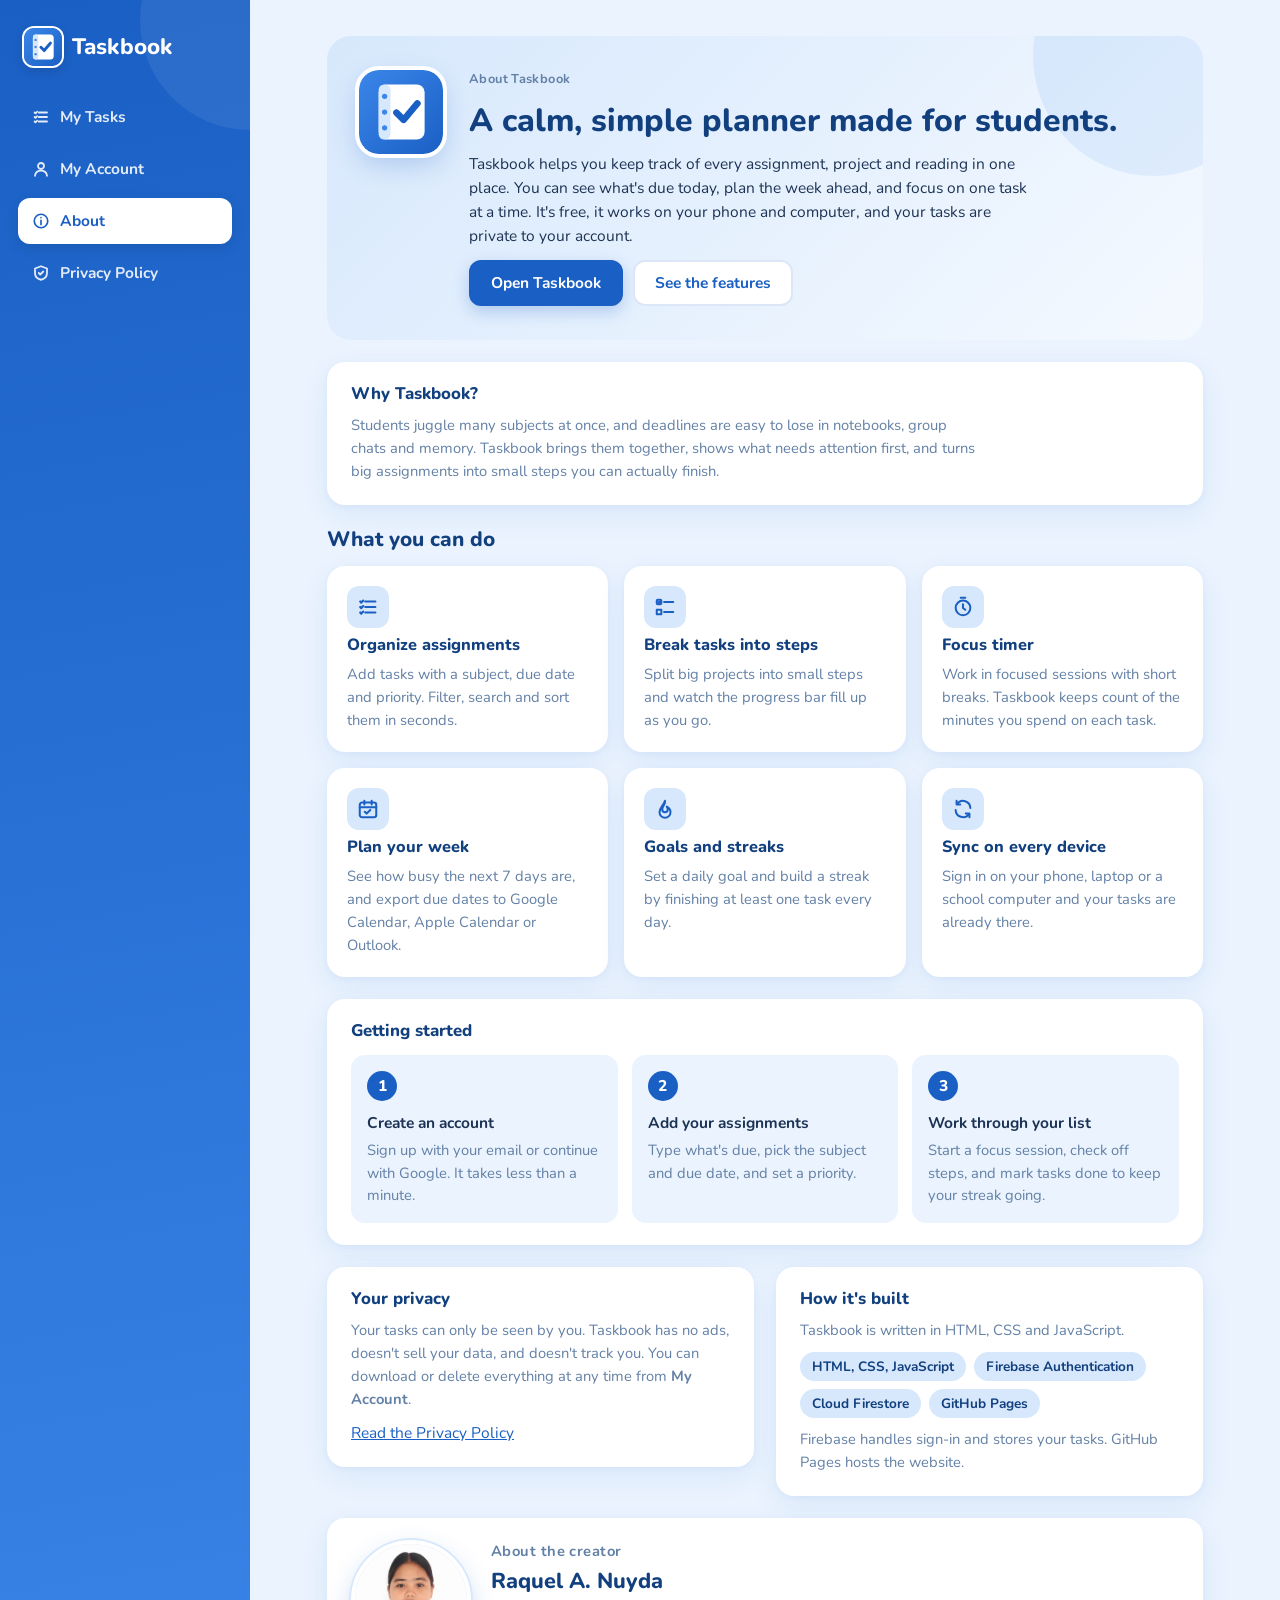
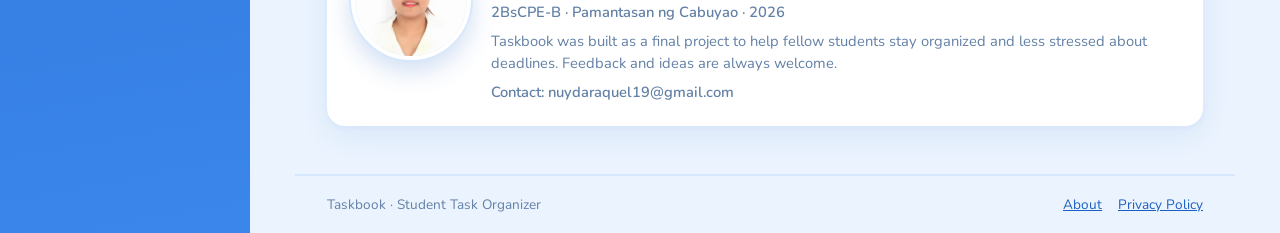
<file: about.html>
<!DOCTYPE html>
<html lang="en">
<head>
  <meta charset="UTF-8">
  <meta name="viewport" content="width=device-width, initial-scale=1">
  <title>About — Taskbook</title>
  <meta name="description" content="About Taskbook, a free student task organizer for assignments, due dates and study sessions.">
  <meta name="theme-color" content="#1a5fc4">
  <link rel="icon" href="images/logo.svg" type="image/svg+xml">
  <link rel="icon" href="images/favicon-32.png" sizes="32x32" type="image/png">
  <link rel="icon" href="favicon.ico" sizes="any">
  <link rel="apple-touch-icon" href="images/apple-touch-icon.png">
  <link rel="manifest" href="manifest.webmanifest">
  <link rel="preconnect" href="https://fonts.googleapis.com">
  <link rel="preconnect" href="https://fonts.gstatic.com" crossorigin>
  <link rel="stylesheet" href="https://fonts.googleapis.com/css2?family=Nunito:wght@400;600;700;800&display=swap">
  <link rel="stylesheet" href="css/style.css">
</head>
<body>
<div class="shell">
  <aside class="side">
    <div class="side-inner">
    <a class="brand" href="index.html"><img src="images/logo.svg" alt="" width="38" height="38">Taskbook</a>
    <nav class="pages" aria-label="Pages">
      <a href="index.html#tasks"><span class="ico ico-tasks" aria-hidden="true"></span><span><span class="hide-sm">My </span>Tasks</span></a>
      <a href="index.html#account"><span class="ico ico-user" aria-hidden="true"></span><span><span class="hide-sm">My </span>Account</span></a>
      <a href="about.html" aria-current="page"><span class="ico ico-info" aria-hidden="true"></span>About</a>
      <a href="privacy.html"><span class="ico ico-shield" aria-hidden="true"></span><span>Privacy<span class="hide-sm"> Policy</span></span></a>
    </nav>
    </div>
  </aside>

  <div class="content">
    <main>
      <div class="about">

        <!-- Intro -->
        <section class="about-hero" aria-labelledby="about-title">
          <img class="about-logo" src="images/logo.svg" alt="Taskbook logo" width="84" height="84">
          <div class="about-hero-text">
            <p class="eyebrow">About Taskbook</p>
            <h1 id="about-title">A calm, simple planner made for students.</h1>
            <p>Taskbook helps you keep track of every assignment, project and reading in one place. You can see what's due today, plan the week ahead, and focus on one task at a time. It's free, it works on your phone and computer, and your tasks are private to your account.</p>
            <div class="row-btns">
              <a class="btn primary" href="index.html">Open Taskbook</a>
              <a class="btn" href="#features">See the features</a>
            </div>
          </div>
        </section>

        <!-- Why -->
        <section class="panel about-why" aria-labelledby="why-title">
          <h2 id="why-title" class="card-title">Why Taskbook?</h2>
          <p>Students juggle many subjects at once, and deadlines are easy to lose in notebooks, group chats and memory. Taskbook brings them together, shows what needs attention first, and turns big assignments into small steps you can actually finish.</p>
        </section>

        <!-- Features -->
        <section class="about-section" id="features" aria-labelledby="features-title">
          <h2 id="features-title" class="section-title">What you can do</h2>
          <div class="feature-grid">
            <article class="feature"><span class="f-ico ico ico-tasks" aria-hidden="true"></span>
              <h3>Organize assignments</h3>
              <p>Add tasks with a subject, due date and priority. Filter, search and sort them in seconds.</p></article>
            <article class="feature"><span class="f-ico ico ico-steps" aria-hidden="true"></span>
              <h3>Break tasks into steps</h3>
              <p>Split big projects into small steps and watch the progress bar fill up as you go.</p></article>
            <article class="feature"><span class="f-ico ico ico-timer" aria-hidden="true"></span>
              <h3>Focus timer</h3>
              <p>Work in focused sessions with short breaks. Taskbook keeps count of the minutes you spend on each task.</p></article>
            <article class="feature"><span class="f-ico ico ico-calendar" aria-hidden="true"></span>
              <h3>Plan your week</h3>
              <p>See how busy the next 7 days are, and export due dates to Google Calendar, Apple Calendar or Outlook.</p></article>
            <article class="feature"><span class="f-ico ico ico-flame" aria-hidden="true"></span>
              <h3>Goals and streaks</h3>
              <p>Set a daily goal and build a streak by finishing at least one task every day.</p></article>
            <article class="feature"><span class="f-ico ico ico-sync" aria-hidden="true"></span>
              <h3>Sync on every device</h3>
              <p>Sign in on your phone, laptop or a school computer and your tasks are already there.</p></article>
          </div>
        </section>

        <!-- How to start -->
        <section class="panel" aria-labelledby="start-title">
          <h2 id="start-title" class="card-title">Getting started</h2>
          <ol class="start-steps">
            <li><b>Create an account</b><span>Sign up with your email or continue with Google. It takes less than a minute.</span></li>
            <li><b>Add your assignments</b><span>Type what's due, pick the subject and due date, and set a priority.</span></li>
            <li><b>Work through your list</b><span>Start a focus session, check off steps, and mark tasks done to keep your streak going.</span></li>
          </ol>
        </section>

        <div class="about-two">
          <!-- Privacy promise -->
          <section class="panel" aria-labelledby="privacy-title">
            <h2 id="privacy-title" class="card-title">Your privacy</h2>
            <p>Your tasks can only be seen by you. Taskbook has no ads, doesn't sell your data, and doesn't track you. You can download or delete everything at any time from <b>My Account</b>.</p>
            <a href="privacy.html">Read the Privacy Policy</a>
          </section>

          <!-- Built with -->
          <section class="panel" aria-labelledby="built-title">
            <h2 id="built-title" class="card-title">How it's built</h2>
            <p>Taskbook is written in HTML, CSS and JavaScript.</p>
            <ul class="tags">
              <li>HTML, CSS, JavaScript</li>
              <li>Firebase Authentication</li>
              <li>Cloud Firestore</li>
              <li>GitHub Pages</li>
            </ul>
            <p class="hint">Firebase handles sign-in and stores your tasks. GitHub Pages hosts the website.</p>
          </section>
        </div>

        <!-- Creator -->
        <!-- TODO: replace the placeholders in square brackets with your own details -->
        <section class="panel creator" aria-labelledby="creator-title">
          <!-- Creator photo: save your photo as images/creator.jpg (square works best).
               If the file is missing, a person icon is shown instead. -->
          <img class="creator-photo" src="creator.jpg" alt="Photo of [Your Name]" width="120" height="120"
               onerror="this.hidden = true; this.nextElementSibling.hidden = false;">
          <span class="avatar big" aria-hidden="true" hidden><span class="ico ico-user"></span></span>
          <div class="creator-text">
            <p class="eyebrow">About the creator</p>
            <h2 id="creator-title">Raquel A. Nuyda</h2>
            <p class="creator-meta">2BsCPE-B · Pamantasan ng Cabuyao · 2026</p>
            <p>Taskbook was built as a final project to help fellow students stay organized and less stressed about deadlines. Feedback and ideas are always welcome.</p>
            <p class="creator-meta">Contact: nuydaraquel19@gmail.com</p>
          </div>
        </section>

      </div>
    </main>

    <footer class="site">
      <span>Taskbook · Student Task Organizer</span>
      <span class="foot-links"><a href="about.html">About</a><a href="privacy.html">Privacy Policy</a></span>
    </footer>
  </div>
</div>
</body>
</html>
</file>
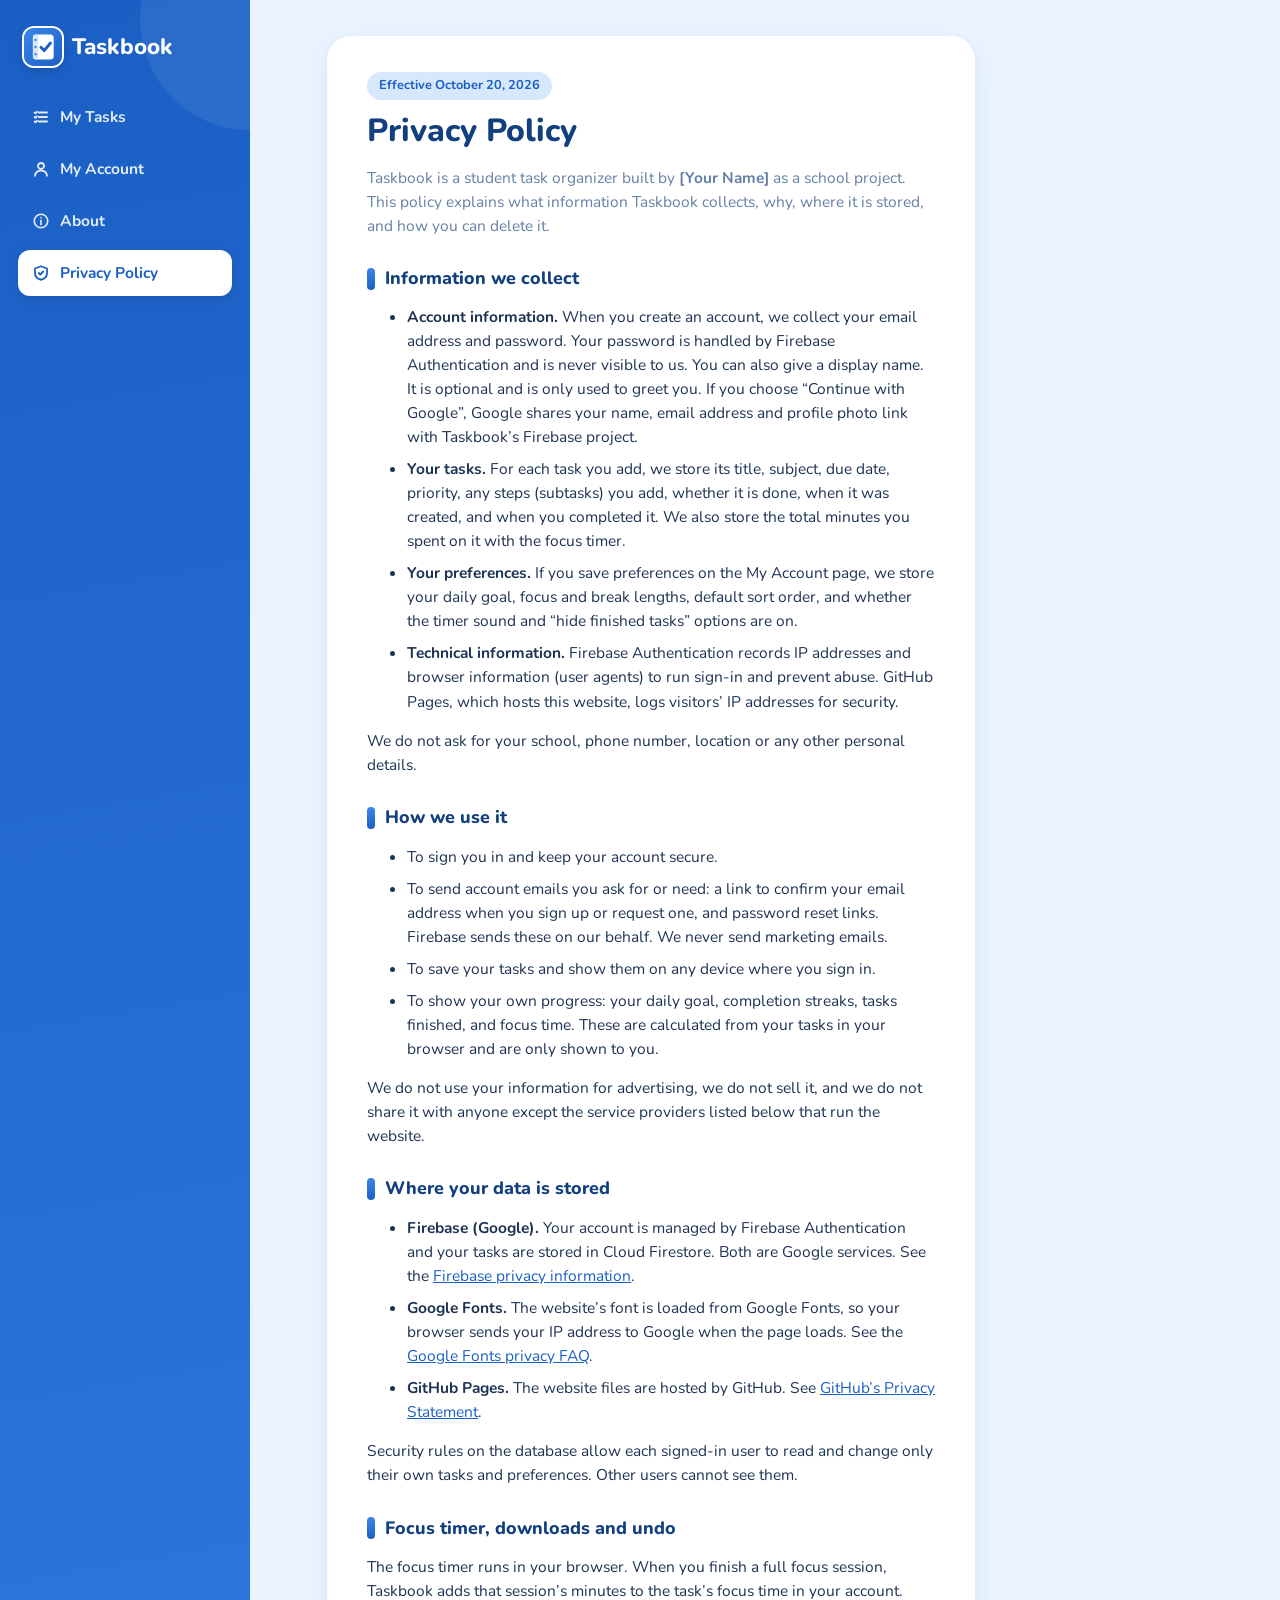
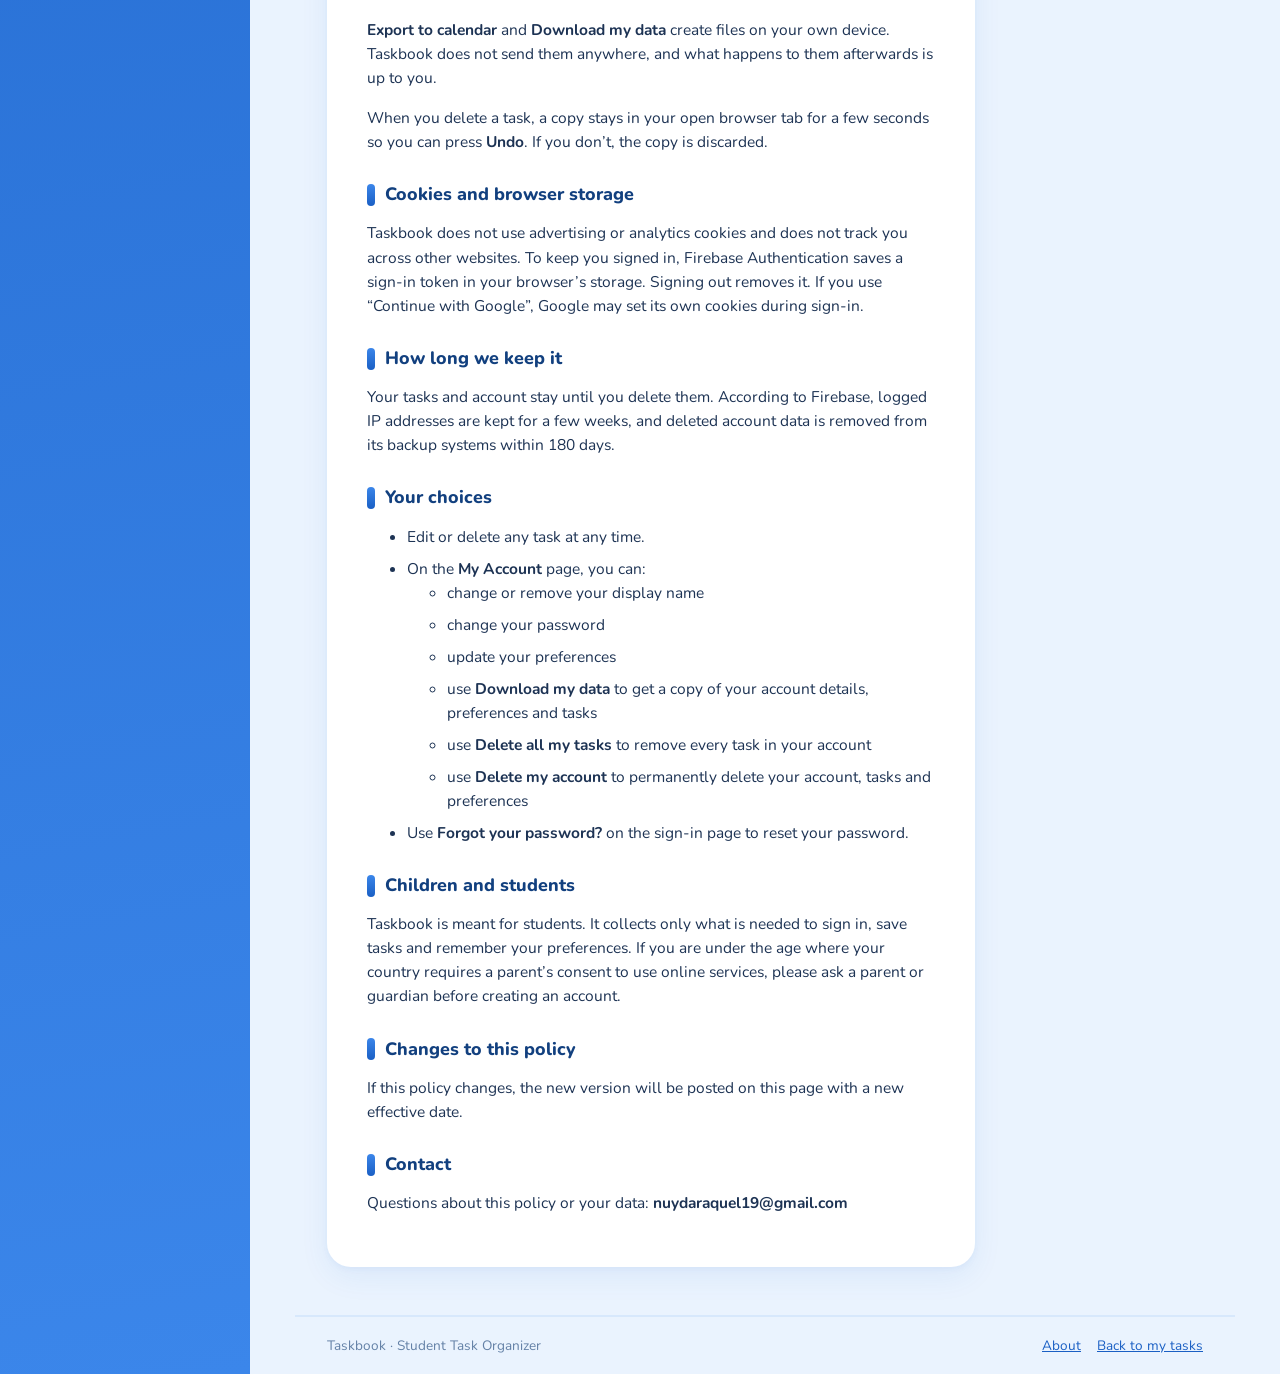
<file: privacy.html>
<!DOCTYPE html>
<html lang="en">
<head>
  <meta charset="UTF-8">
  <meta name="viewport" content="width=device-width, initial-scale=1">
  <title>Privacy Policy — Taskbook</title>
  <meta name="description" content="How Taskbook collects, stores and protects your information.">
  <meta name="theme-color" content="#1a5fc4">
  <link rel="icon" href="images/logo.svg" type="image/svg+xml">
  <link rel="icon" href="images/favicon-32.png" sizes="32x32" type="image/png">
  <link rel="icon" href="favicon.ico" sizes="any">
  <link rel="apple-touch-icon" href="images/apple-touch-icon.png">
  <link rel="manifest" href="manifest.webmanifest">
  <link rel="preconnect" href="https://fonts.googleapis.com">
  <link rel="preconnect" href="https://fonts.gstatic.com" crossorigin>
  <link rel="stylesheet" href="https://fonts.googleapis.com/css2?family=Nunito:wght@400;600;700;800&display=swap">
  <link rel="stylesheet" href="css/style.css">
</head>
<body>
<div class="shell">
  <aside class="side">
    <div class="side-inner">
    <a class="brand" href="index.html"><img src="images/logo.svg" alt="" width="38" height="38">Taskbook</a>
    <nav class="pages" aria-label="Pages">
      <a href="index.html#tasks"><span class="ico ico-tasks" aria-hidden="true"></span><span><span class="hide-sm">My </span>Tasks</span></a>
      <a href="index.html#account"><span class="ico ico-user" aria-hidden="true"></span><span><span class="hide-sm">My </span>Account</span></a>
      <a href="about.html"><span class="ico ico-info" aria-hidden="true"></span>About</a>
      <a href="privacy.html" aria-current="page"><span class="ico ico-shield" aria-hidden="true"></span><span>Privacy<span class="hide-sm"> Policy</span></span></a>
    </nav>
    </div>
  </aside>

  <div class="content">
    <main>
      <article class="policy">
        <p class="label">Effective October 20, 2026</p>
        <h1>Privacy Policy</h1>
        <p>Taskbook is a student task organizer built by <!-- TODO: your name --><b>[Your Name]</b> as a school project. This policy explains what information Taskbook collects, why, where it is stored, and how you can delete it.</p>

        <h2>Information we collect</h2>
        <ul>
          <li><b>Account information.</b> When you create an account, we collect your email address and password. Your password is handled by Firebase Authentication and is never visible to us. You can also give a display name. It is optional and is only used to greet you. If you choose “Continue with Google”, Google shares your name, email address and profile photo link with Taskbook’s Firebase project.</li>
          <li><b>Your tasks.</b> For each task you add, we store its title, subject, due date, priority, any steps (subtasks) you add, whether it is done, when it was created, and when you completed it. We also store the total minutes you spent on it with the focus timer.</li>
          <li><b>Your preferences.</b> If you save preferences on the My Account page, we store your daily goal, focus and break lengths, default sort order, and whether the timer sound and “hide finished tasks” options are on.</li>
          <li><b>Technical information.</b> Firebase Authentication records IP addresses and browser information (user agents) to run sign-in and prevent abuse. GitHub Pages, which hosts this website, logs visitors’ IP addresses for security.</li>
        </ul>
        <p>We do not ask for your school, phone number, location or any other personal details.</p>

        <h2>How we use it</h2>
        <ul>
          <li>To sign you in and keep your account secure.</li>
          <li>To send account emails you ask for or need: a link to confirm your email address when you sign up or request one, and password reset links. Firebase sends these on our behalf. We never send marketing emails.</li>
          <li>To save your tasks and show them on any device where you sign in.</li>
          <li>To show your own progress: your daily goal, completion streaks, tasks finished, and focus time. These are calculated from your tasks in your browser and are only shown to you.</li>
        </ul>
        <p>We do not use your information for advertising, we do not sell it, and we do not share it with anyone except the service providers listed below that run the website.</p>

        <h2>Where your data is stored</h2>
        <ul>
          <li><b>Firebase (Google).</b> Your account is managed by Firebase Authentication and your tasks are stored in Cloud Firestore. Both are Google services. See the <a href="https://firebase.google.com/support/privacy" target="_blank" rel="noopener">Firebase privacy information</a>.</li>
          <li><b>Google Fonts.</b> The website’s font is loaded from Google Fonts, so your browser sends your IP address to Google when the page loads. See the <a href="https://developers.google.com/fonts/faq/privacy" target="_blank" rel="noopener">Google Fonts privacy FAQ</a>.</li>
          <li><b>GitHub Pages.</b> The website files are hosted by GitHub. See <a href="https://docs.github.com/en/site-policy/privacy-policies/github-general-privacy-statement" target="_blank" rel="noopener">GitHub’s Privacy Statement</a>.</li>
        </ul>
        <p>Security rules on the database allow each signed-in user to read and change only their own tasks and preferences. Other users cannot see them.</p>

        <h2>Focus timer, downloads and undo</h2>
        <p>The focus timer runs in your browser. When you finish a full focus session, Taskbook adds that session’s minutes to the task’s focus time in your account.</p>
        <p><b>Export to calendar</b> and <b>Download my data</b> create files on your own device. Taskbook does not send them anywhere, and what happens to them afterwards is up to you.</p>
        <p>When you delete a task, a copy stays in your open browser tab for a few seconds so you can press <b>Undo</b>. If you don’t, the copy is discarded.</p>

        <h2>Cookies and browser storage</h2>
        <p>Taskbook does not use advertising or analytics cookies and does not track you across other websites. To keep you signed in, Firebase Authentication saves a sign-in token in your browser’s storage. Signing out removes it. If you use “Continue with Google”, Google may set its own cookies during sign-in.</p>

        <h2>How long we keep it</h2>
        <p>Your tasks and account stay until you delete them. According to Firebase, logged IP addresses are kept for a few weeks, and deleted account data is removed from its backup systems within 180 days.</p>

        <h2>Your choices</h2>
        <ul>
          <li>Edit or delete any task at any time.</li>
          <li>On the <b>My Account</b> page, you can:
            <ul>
              <li>change or remove your display name</li>
              <li>change your password</li>
              <li>update your preferences</li>
              <li>use <b>Download my data</b> to get a copy of your account details, preferences and tasks</li>
              <li>use <b>Delete all my tasks</b> to remove every task in your account</li>
              <li>use <b>Delete my account</b> to permanently delete your account, tasks and preferences</li>
            </ul>
          </li>
          <li>Use <b>Forgot your password?</b> on the sign-in page to reset your password.</li>
        </ul>

        <h2>Children and students</h2>
        <p>Taskbook is meant for students. It collects only what is needed to sign in, save tasks and remember your preferences. If you are under the age where your country requires a parent’s consent to use online services, please ask a parent or guardian before creating an account.</p>

        <h2>Changes to this policy</h2>
        <p>If this policy changes, the new version will be posted on this page with a new effective date.</p>

        <h2>Contact</h2>
        <p>Questions about this policy or your data: <!-- TODO: your contact email --><b>nuydaraquel19@gmail.com</b></p>
      </article>
    </main>

    <footer class="site">
      <span>Taskbook · Student Task Organizer</span>
      <span class="foot-links"><a href="about.html">About</a><a href="index.html">Back to my tasks</a></span>
    </footer>
  </div>
</div>
</body>
</html>
</file>
<file: css/style.css>
/* Taskbook — student task organizer
   Colors: blue, light blue and white.
   Layout: blue sidebar on the left, light blue workspace on the right,
   white rounded cards. On phones the sidebar becomes a top bar. */
:root {
  --blue: #1a5fc4;          /* main blue */
  --blue-2: #3b86ea;        /* brighter blue for gradients */
  --blue-dark: #12407f;     /* headings */
  --sky: #d7e8fc;           /* light blue */
  --sky-2: #eaf3fe;         /* very light blue: page background */
  --white: #ffffff;

  --ink: #1d3354;           /* body text */
  --muted: #6380a6;         /* secondary text */
  --line: #dbe7f7;

  --red: #d14b45; --red-bg: #fdeceb;

  --font: "Nunito", "Segoe UI", system-ui, -apple-system, Roboto, Arial, sans-serif;
  --radius: 18px;
  --shadow: 0 2px 6px rgba(26, 95, 196, .05), 0 10px 30px rgba(26, 95, 196, .07);
  color-scheme: light;
}

* { box-sizing: border-box; }
html, body { margin: 0; }
body { background: var(--sky-2); color: var(--ink); font: 15.5px/1.55 var(--font); }
img { max-width: 100%; }
[hidden] { display: none !important; }
a { color: var(--blue); }
:focus-visible { outline: 3px solid #9cc5f5; outline-offset: 2px; }

/* ================= Shell ================= */
.shell { display: grid; grid-template-columns: 250px minmax(0, 1fr); min-height: 100vh; }
.content { display: flex; flex-direction: column; min-width: 0; }
main { flex: 1; width: 100%; max-width: 940px; margin: 0 auto; padding: 36px 32px 48px; }

/* ================= Sidebar ================= */
/* The blue column fills the full height of the page.
   Its contents (logo, menu, account) stay pinned to the top of the screen while you scroll. */
.side {
  position: relative;
  background: linear-gradient(170deg, var(--blue) 0%, var(--blue-2) 100%);
  color: var(--white); overflow: clip;
}
.side-inner {
  position: sticky; top: 0; max-height: 100vh; overflow-y: auto;
  padding: 28px 18px; display: flex; flex-direction: column; gap: 28px;
}
.side::before { /* soft decorative bubble, top right */
  content: ""; position: absolute; width: 220px; height: 220px; border-radius: 50%;
  background: rgba(255, 255, 255, .07); top: -90px; right: -110px; pointer-events: none;
}
.brand { display: flex; align-items: center; gap: 10px; color: var(--white); text-decoration: none; font-size: 1.4rem; font-weight: 800; padding-left: 6px; }
.brand img { width: 38px; height: 38px; flex: none; border-radius: 10px; box-shadow: 0 0 0 2px var(--white), 0 4px 12px rgba(0, 0, 0, .16); }
.auth-logo { width: 64px; height: 64px; border-radius: 16px; box-shadow: 0 0 0 3px var(--white), 0 8px 22px rgba(0, 0, 0, .18); position: relative; z-index: 1; }
nav.pages { display: grid; gap: 6px; }
nav.pages a {
  display: flex; align-items: center; gap: 10px; padding: 11px 14px; border-radius: 12px;
  color: rgba(255, 255, 255, .88); text-decoration: none; font-weight: 700;
}
nav.pages a:hover { background: rgba(255, 255, 255, .14); color: var(--white); }
nav.pages a[aria-current="page"] { background: var(--white); color: var(--blue); box-shadow: 0 4px 14px rgba(0, 0, 0, .1); }
.ico { width: 18px; height: 18px; flex: none; background: currentColor; -webkit-mask: var(--m) center / contain no-repeat; mask: var(--m) center / contain no-repeat; }
.ico-tasks { --m: url("data:image/svg+xml,%3Csvg xmlns='http://www.w3.org/2000/svg' viewBox='0 0 24 24' fill='none' stroke='black' stroke-width='2.4' stroke-linecap='round' stroke-linejoin='round'%3E%3Cpath d='M9 6h11M9 12h11M9 18h11'/%3E%3Cpath d='M3.5 6l1.2 1.2L6.8 5M3.5 12l1.2 1.2 2.1-2.2M3.5 18l1.2 1.2 2.1-2.2'/%3E%3C/svg%3E"); }
.ico-user { --m: url("data:image/svg+xml,%3Csvg xmlns='http://www.w3.org/2000/svg' viewBox='0 0 24 24' fill='none' stroke='black' stroke-width='2.4' stroke-linecap='round' stroke-linejoin='round'%3E%3Ccircle cx='12' cy='8' r='4'/%3E%3Cpath d='M4 21c0-4 3.6-7 8-7s8 3 8 7'/%3E%3C/svg%3E"); }
.ico-info { --m: url("data:image/svg+xml,%3Csvg xmlns='http://www.w3.org/2000/svg' viewBox='0 0 24 24' fill='none' stroke='black' stroke-width='2.2' stroke-linecap='round' stroke-linejoin='round'%3E%3Ccircle cx='12' cy='12' r='9'/%3E%3Cpath d='M12 11v6M12 7.5v.01'/%3E%3C/svg%3E"); }
.ico-steps { --m: url("data:image/svg+xml,%3Csvg xmlns='http://www.w3.org/2000/svg' viewBox='0 0 24 24' fill='none' stroke='black' stroke-width='2.2' stroke-linecap='round' stroke-linejoin='round'%3E%3Crect x='3' y='4' width='5' height='5' rx='1.2'/%3E%3Cpath d='M4.5 6.5l1 1 1.6-1.8M11 6.5h10M3 15h5v5H3zM11 17.5h10'/%3E%3C/svg%3E"); }
.ico-timer { --m: url("data:image/svg+xml,%3Csvg xmlns='http://www.w3.org/2000/svg' viewBox='0 0 24 24' fill='none' stroke='black' stroke-width='2.2' stroke-linecap='round' stroke-linejoin='round'%3E%3Ccircle cx='12' cy='13' r='8'/%3E%3Cpath d='M12 9v4l2.5 2M9.5 2h5'/%3E%3C/svg%3E"); }
.ico-calendar { --m: url("data:image/svg+xml,%3Csvg xmlns='http://www.w3.org/2000/svg' viewBox='0 0 24 24' fill='none' stroke='black' stroke-width='2.2' stroke-linecap='round' stroke-linejoin='round'%3E%3Crect x='3' y='5' width='18' height='16' rx='2.5'/%3E%3Cpath d='M3 10h18M8 3v4M16 3v4M8.5 15l2 2 4-4'/%3E%3C/svg%3E"); }
.ico-flame { --m: url("data:image/svg+xml,%3Csvg xmlns='http://www.w3.org/2000/svg' viewBox='0 0 24 24' fill='none' stroke='black' stroke-width='2.2' stroke-linecap='round' stroke-linejoin='round'%3E%3Cpath d='M12 3c1 3.5-3 5.5-3 9.5a3 3 0 0 0 6 0c0-1.3-.5-2.3-1-3.1 2.5 1.3 4 3.7 4 6.1A6 6 0 0 1 6 15.5C6 10.5 10.5 8 12 3z'/%3E%3C/svg%3E"); }
.ico-sync { --m: url("data:image/svg+xml,%3Csvg xmlns='http://www.w3.org/2000/svg' viewBox='0 0 24 24' fill='none' stroke='black' stroke-width='2.2' stroke-linecap='round' stroke-linejoin='round'%3E%3Cpath d='M20 11a8 8 0 0 0-14.5-4.5M4 13a8 8 0 0 0 14.5 4.5'/%3E%3Cpath d='M5 3v4h4M19 21v-4h-4'/%3E%3C/svg%3E"); }
.avatar { width: 38px; height: 38px; border-radius: 50%; display: grid; place-items: center; flex: none; background: var(--white); color: var(--blue); font-weight: 800; font-size: .95rem; letter-spacing: .02em; }
.avatar.big { width: 76px; height: 76px; font-size: 1.7rem; background: linear-gradient(150deg, var(--blue-2), var(--blue)); color: var(--white); box-shadow: 0 8px 22px rgba(26, 95, 196, .3); border: 4px solid var(--white); }
.ico-shield { --m: url("data:image/svg+xml,%3Csvg xmlns='http://www.w3.org/2000/svg' viewBox='0 0 24 24' fill='none' stroke='black' stroke-width='2.4' stroke-linecap='round' stroke-linejoin='round'%3E%3Cpath d='M12 3l8 3v6c0 4.5-3.4 8-8 9-4.6-1-8-4.5-8-9V6l8-3z'/%3E%3Cpath d='M9 12l2 2 4-4'/%3E%3C/svg%3E"); }
.who { margin-top: 8px; display: grid; grid-template-columns: auto minmax(0, 1fr); align-items: center; gap: 10px; background: rgba(255, 255, 255, .12); border-radius: 14px; padding: 14px; position: relative; z-index: 1; min-width: 0; }
.who-text { display: grid; min-width: 0; }
.who-name { font-weight: 800; overflow: hidden; text-overflow: ellipsis; white-space: nowrap; }
.who-email { font-size: .78rem; opacity: .85; overflow: hidden; text-overflow: ellipsis; white-space: nowrap; }
.who button { grid-column: 1 / -1; margin-top: 4px; background: var(--white); color: var(--blue); border-color: transparent; }
.who button:hover { background: var(--sky); }

/* ================= Type & controls ================= */
h1, h2, h3 { margin: 0; color: var(--blue-dark); font-weight: 800; text-wrap: balance; line-height: 1.2; }
.eyebrow { margin: 0 0 4px; font-size: .8rem; font-weight: 700; color: var(--muted); letter-spacing: .03em; }
.label { font-size: .8rem; color: var(--muted); font-weight: 700; }
.card-title { font-size: 1.05rem; }

input, select {
  font: inherit; color: var(--ink); background: var(--sky-2); border: 2px solid transparent; border-radius: 12px;
  padding: 0 14px; height: 46px; width: 100%; min-width: 0; transition: border-color .15s, background .15s;
}
input::placeholder { color: #93a9c7; }
input:focus, select:focus { outline: none; border-color: var(--blue-2); background: var(--white); }
button {
  font: inherit; font-weight: 700; cursor: pointer; border-radius: 12px; border: 2px solid var(--line);
  background: var(--white); color: var(--blue); padding: 0 18px; min-height: 46px; transition: background .15s, border-color .15s, transform .1s;
}
button:hover { background: var(--sky-2); border-color: var(--sky); }
button:active { transform: translateY(1px); }
button:disabled { opacity: .6; cursor: default; }
.primary { background: var(--blue); color: var(--white); border-color: var(--blue); box-shadow: 0 6px 16px rgba(26, 95, 196, .25); }
.primary:hover { background: var(--blue-dark); border-color: var(--blue-dark); }
.danger { color: var(--red); border-color: #f3cfcc; }
.danger:hover { background: var(--red-bg); border-color: var(--red); }
.link-btn { background: none; border: 0; padding: 0; min-height: 0; box-shadow: none; color: var(--blue); text-decoration: underline; text-underline-offset: 3px; }
.link-btn:hover { background: none; color: var(--blue-dark); }
.small { min-height: 36px; padding: 0 14px; font-size: .88rem; }

/* ================= Sign-in (split card) ================= */
.auth { display: grid; grid-template-columns: 1fr 1fr; background: var(--white); border-radius: 24px; overflow: hidden; box-shadow: var(--shadow); max-width: 860px; margin: 12px auto 0; }
.auth-intro { background: linear-gradient(160deg, var(--blue-2), var(--blue)); color: var(--white); padding: 40px 34px; display: grid; align-content: center; gap: 18px; position: relative; overflow: hidden; }
.auth-intro::before { content: ""; position: absolute; width: 220px; height: 220px; border-radius: 50%; background: rgba(255, 255, 255, .1); top: -70px; right: -60px; }
.auth-intro .eyebrow { color: var(--sky); }
.auth-intro h2 { color: var(--white); font-size: 1.75rem; }
.perks { list-style: none; margin: 0; padding: 0; display: grid; gap: 12px; }
.perks li { display: flex; gap: 10px; align-items: flex-start; }
.perks li::before {
  content: ""; flex: none; width: 22px; height: 22px; border-radius: 50%; margin-top: 1px;
  background: rgba(255, 255, 255, .95) url("data:image/svg+xml,%3Csvg xmlns='http://www.w3.org/2000/svg' viewBox='0 0 24 24' fill='none' stroke='%231a5fc4' stroke-width='3.5' stroke-linecap='round' stroke-linejoin='round'%3E%3Cpath d='M6 12.5l4 4 8-9'/%3E%3C/svg%3E") center / 13px no-repeat;
}
.auth-form { padding: 36px 34px; display: grid; gap: 14px; align-content: start; }
.auth-form h1 { font-size: 1.55rem; }
.auth-form > p { margin: 0; color: var(--muted); }
.auth-form form { display: grid; gap: 14px; }
.auth-form #btn-reset { justify-self: start; font-size: .9rem; }
.field { display: grid; gap: 6px; }
.divider { display: flex; align-items: center; gap: 10px; color: var(--muted); font-size: .85rem; }
.divider::before, .divider::after { content: ""; flex: 1; border-top: 2px solid var(--sky-2); }
.msg { font-size: .9rem; padding: 10px 14px; border-radius: 12px; }
.msg.error { background: var(--red-bg); color: var(--red); }
.msg.info { background: var(--sky); color: var(--blue-dark); }
.auth-switch { font-size: .92rem; color: var(--muted); display: flex; gap: 6px; flex-wrap: wrap; }
.fine { font-size: .82rem; color: var(--muted); margin: 0; }

/* ================= App ================= */
.app { display: grid; gap: 22px; }

/* Welcome banner */
.hello {
  background: linear-gradient(135deg, var(--sky) 0%, #f4f9ff 100%);
  border-radius: 24px; padding: 26px 28px; display: grid; gap: 20px; position: relative; overflow: hidden;
}
.hello::after { content: ""; position: absolute; width: 200px; height: 200px; border-radius: 50%; background: rgba(59, 134, 234, .1); right: -50px; top: -80px; pointer-events: none; }
.hello-top { display: flex; justify-content: space-between; align-items: center; gap: 16px; position: relative; z-index: 1; }
.hello h2 { font-size: 1.7rem; }
.ring {
  --p: 0; width: 88px; height: 88px; border-radius: 50%; flex: none; display: grid; place-items: center;
  background: conic-gradient(var(--blue) calc(var(--p) * 1%), var(--white) 0);
  transition: background .4s;
}
.ring i { width: 66px; height: 66px; border-radius: 50%; background: var(--sky-2); display: grid; place-items: center; font-style: normal; font-weight: 800; color: var(--blue-dark); font-size: 1.1rem; }
.counts { display: grid; grid-template-columns: repeat(4, 1fr); gap: 12px; position: relative; z-index: 1; }
.counts span { background: var(--white); border-radius: 14px; padding: 12px 14px; color: var(--muted); font-size: .85rem; font-weight: 600; box-shadow: 0 2px 8px rgba(26, 95, 196, .06); }
.counts b { display: block; font-size: 1.6rem; line-height: 1.1; color: var(--blue); font-variant-numeric: tabular-nums; }
.counts span:nth-child(3) b { color: var(--red); }

/* Add form */
form.add { background: var(--white); border-radius: var(--radius); padding: 22px 24px; display: grid; gap: 14px; box-shadow: var(--shadow); }
.add-grid { display: grid; gap: 12px; grid-template-columns: 2fr 1.2fr 1.2fr 1fr auto; align-items: end; }
.add-grid .field { min-width: 0; }

/* Filters */
.tools { display: grid; gap: 12px; }
.tools-row { display: flex; gap: 10px; flex-wrap: wrap; }
.tools-row .grow { flex: 1 1 200px; background: var(--white); }
.tools-row select { width: auto; background: var(--white); }
.chips { display: flex; gap: 8px; flex-wrap: wrap; }
.chip { min-height: 38px; padding: 0 16px; border-radius: 999px; font-size: .9rem; border-color: transparent; background: var(--white); color: var(--muted); }
.chip:hover { color: var(--blue); background: var(--white); border-color: var(--sky); }
.chip[aria-pressed="true"] { background: var(--blue); color: var(--white); box-shadow: 0 4px 12px rgba(26, 95, 196, .25); }

/* Task cards */
ul.list { list-style: none; margin: 0; padding: 0; display: grid; grid-template-columns: repeat(2, minmax(0, 1fr)); gap: 14px; }
.task {
  background: var(--white); border-radius: 16px; padding: 16px 18px 12px; box-shadow: var(--shadow);
  display: grid; grid-template-columns: auto 1fr; gap: 6px 12px; align-items: start; position: relative;
  border-top: 4px solid var(--sky); transition: transform .15s, box-shadow .15s;
}
.task:hover { transform: translateY(-2px); box-shadow: 0 4px 10px rgba(26, 95, 196, .07), 0 14px 34px rgba(26, 95, 196, .1); }
.task.p-high { border-top-color: var(--blue); }
.task.p-medium { border-top-color: var(--blue-2); }
.task.p-low { border-top-color: var(--sky); }
.task input[type=checkbox] { width: 22px; height: 22px; margin: 2px 0 0; accent-color: var(--blue); cursor: pointer; }
.t-main { min-width: 0; }
.t-title { font-weight: 700; font-size: 1.02rem; overflow-wrap: anywhere; color: var(--ink); }
.done { opacity: .7; }
.done .t-title { text-decoration: line-through; color: var(--muted); }
.meta { display: flex; gap: 6px; flex-wrap: wrap; align-items: center; font-size: .8rem; color: var(--muted); margin-top: 8px; }
.meta > span { padding: 2px 10px; border-radius: 999px; background: var(--sky-2); font-weight: 600; }
.subj { color: var(--blue) !important; background: var(--sky) !important; }
.due.soon { color: var(--blue-dark); background: var(--sky); }
.due.late { color: var(--red); background: var(--red-bg); }
.acts { grid-column: 1 / -1; display: flex; flex-wrap: wrap; justify-content: flex-end; gap: 4px; border-top: 2px solid var(--sky-2); padding-top: 8px; margin-top: 6px; }
.acts button { min-height: 32px; padding: 0 12px; font-size: .82rem; border-color: transparent; background: transparent; color: var(--muted); }
.acts button:hover { background: var(--sky-2); color: var(--blue); }
.acts button[data-a="del"]:hover { background: var(--red-bg); color: var(--red); }
.empty { grid-column: 1 / -1; background: var(--white); border-radius: 16px; padding: 36px 16px; text-align: center; color: var(--muted); display: grid; gap: 12px; justify-items: center; box-shadow: var(--shadow); border: 2px dashed var(--sky); }
.task:has(.edit-row) { grid-column: 1 / -1; }
.task:has(.edit-row) > span { display: none; }
.edit-row { grid-column: 1 / -1; display: grid; gap: 10px; grid-template-columns: 2fr 1fr 1fr 1fr; padding-bottom: 4px; }
.edit-row .btns { grid-column: 1 / -1; display: flex; gap: 8px; justify-content: flex-end; }

/* Streak line in the banner */
.streak { margin: 8px 0 0; font-size: .92rem; color: var(--muted); display: grid; gap: 2px; }
.flame { color: var(--blue); display: inline-flex; align-items: center; gap: 6px; }
.flame::before { content: ""; width: 16px; height: 16px; background: currentColor; -webkit-mask: var(--fl) center / contain no-repeat; mask: var(--fl) center / contain no-repeat;
  --fl: url("data:image/svg+xml,%3Csvg xmlns='http://www.w3.org/2000/svg' viewBox='0 0 24 24'%3E%3Cpath d='M12 2c1 4-3 6-3 10a3 3 0 0 0 6 0c0-1.5-.6-2.6-1.2-3.5C16.5 10 19 12.6 19 16a7 7 0 0 1-14 0c0-5.5 5-8 7-14z'/%3E%3C/svg%3E"); }
.flame.off { color: var(--muted); }
.streak-sub { font-size: .85rem; }

/* Week planner */
.week { background: var(--white); border-radius: var(--radius); padding: 20px 24px; display: grid; gap: 14px; box-shadow: var(--shadow); }
.week-head { display: flex; justify-content: space-between; align-items: flex-start; gap: 12px; flex-wrap: wrap; }
.week-note { margin: 2px 0 0; font-size: .85rem; color: var(--muted); }
.week-note .link-btn { font-size: .85rem; }
.days { display: grid; grid-template-columns: repeat(7, minmax(0, 1fr)); gap: 8px; }
.day { display: grid; justify-items: center; gap: 4px; padding: 10px 4px; min-height: 0; border-radius: 14px; border: 2px solid transparent; background: var(--sky-2); color: var(--ink); font-weight: 700; }
.day:hover { background: var(--sky); border-color: transparent; }
.day[aria-pressed="true"] { background: var(--blue); color: var(--white); box-shadow: 0 6px 16px rgba(26, 95, 196, .25); }
.day-name { font-size: .75rem; color: var(--muted); text-transform: uppercase; letter-spacing: .04em; }
.day-num { font-size: 1.3rem; line-height: 1; }
.load { width: 8px; height: 34px; border-radius: 99px; background: var(--white); display: flex; align-items: flex-end; overflow: hidden; }
.load i { display: block; width: 100%; background: var(--blue-2); border-radius: 99px; }
.load i.hi { background: var(--blue); }
.day-count { font-size: .72rem; color: var(--muted); font-weight: 600; white-space: nowrap; }
.day.free .day-count { color: #9bb3d1; }
.day[aria-pressed="true"] .day-name, .day[aria-pressed="true"] .day-count { color: var(--sky); }
.day[aria-pressed="true"] .load { background: rgba(255, 255, 255, .3); }
.day[aria-pressed="true"] .load i { background: var(--white); }

/* Steps (subtasks) */
.focus-tag { color: var(--blue-dark) !important; background: #e3eefc !important; }
.steps-bar { height: 6px; border-radius: 99px; background: var(--sky-2); margin-top: 10px; overflow: hidden; }
.steps-bar i { display: block; height: 100%; background: var(--blue-2); border-radius: 99px; }
.steps-count { font-size: .78rem; color: var(--muted); margin-top: 4px; font-weight: 600; }
.task.is-open { grid-column: 1 / -1; }
.steps { grid-column: 1 / -1; background: var(--sky-2); border-radius: 12px; padding: 12px 14px; display: grid; gap: 10px; margin-top: 4px; }
.steps ul { list-style: none; margin: 0; padding: 0; display: grid; gap: 4px; }
.steps li { display: grid; grid-template-columns: auto 1fr auto; gap: 10px; align-items: center; background: var(--white); border-radius: 10px; padding: 6px 6px 6px 12px; }
.steps li span { overflow-wrap: anywhere; }
.steps li input[type=checkbox] { width: 18px; height: 18px; margin: 0; accent-color: var(--blue); }
.done-step span { text-decoration: line-through; color: var(--muted); }
.step-x { min-height: 30px; width: 30px; padding: 0; border-color: transparent; background: transparent; color: var(--muted); font-size: 1.1rem; line-height: 1; }
.step-x:hover { background: var(--red-bg); color: var(--red); border-color: transparent; }
.steps-empty { margin: 0; font-size: .88rem; color: var(--muted); }
.step-add { display: flex; gap: 8px; }
.step-add input { background: var(--white); height: 38px; }
.step-add button { min-height: 38px; }

/* Focus timer (floating card) */
body:has(.focus:not([hidden])) main { padding-bottom: 320px; }
.focus {
  position: fixed; right: 24px; bottom: 24px; z-index: 30; width: 300px; max-width: calc(100% - 32px);
  background: linear-gradient(160deg, var(--blue), var(--blue-2)); color: var(--white);
  border-radius: 22px; padding: 18px 20px 20px; display: grid; gap: 10px;
  box-shadow: 0 20px 50px rgba(18, 64, 127, .35);
}
.focus.on-break { background: linear-gradient(160deg, #5aa0ef, #8cc0f7); }
.focus-head { display: flex; justify-content: space-between; align-items: center; }
.focus .eyebrow { color: var(--sky); margin: 0; }
.focus .link-btn { color: var(--white); font-size: .88rem; }
.focus-task { margin: 0; font-weight: 700; overflow: hidden; text-overflow: ellipsis; white-space: nowrap; }
.focus-time { font-size: 3.4rem; font-weight: 800; line-height: 1; text-align: center; font-variant-numeric: tabular-nums; letter-spacing: .02em; padding: 6px 0; }
.focus-modes { display: flex; gap: 6px; justify-content: center; }
.focus .chip { background: rgba(255, 255, 255, .16); color: var(--white); min-height: 32px; font-size: .8rem; padding: 0 12px; }
.focus .chip:hover { background: rgba(255, 255, 255, .26); border-color: transparent; color: var(--white); }
.focus .chip[aria-pressed="true"] { background: var(--white); color: var(--blue); box-shadow: none; }
.focus-btns { display: grid; grid-template-columns: 1fr 1fr; gap: 8px; }
.focus-btns .primary { background: var(--white); color: var(--blue); border-color: var(--white); box-shadow: none; }
.focus-btns .primary:hover { background: var(--sky); border-color: var(--sky); }
.focus-btns button:not(.primary) { background: transparent; color: var(--white); border-color: rgba(255, 255, 255, .5); }
.focus-btns button:not(.primary):hover { background: rgba(255, 255, 255, .14); }

/* "Your data" panel */
.panel { background: var(--white); border-radius: var(--radius); padding: 22px 24px; display: grid; gap: 10px; box-shadow: var(--shadow); }
.panel p { margin: 0; color: var(--muted); font-size: .92rem; }
.panel .tools { display: flex; gap: 10px; flex-wrap: wrap; }
.confirm { display: flex; gap: 10px; align-items: center; flex-wrap: wrap; font-size: .92rem; font-weight: 600; }

/* Footer */
footer.site { display: flex; justify-content: space-between; gap: 12px; flex-wrap: wrap; padding: 18px 32px; font-size: .85rem; color: var(--muted); border-top: 2px solid var(--sky); max-width: 940px; width: 100%; margin: 0 auto; }

/* Privacy page */
.policy { background: var(--white); border-radius: 24px; padding: 36px 40px; max-width: 72ch; box-shadow: var(--shadow); }
.policy h1 { font-size: 2rem; margin-bottom: 8px; }
.policy > p:first-of-type + h1 + p { color: var(--muted); }
.policy h2 { font-size: 1.12rem; margin: 30px 0 10px; display: flex; align-items: center; gap: 10px; }
.policy h2::before { content: ""; width: 8px; height: 22px; border-radius: 4px; background: linear-gradient(var(--blue-2), var(--blue)); flex: none; }
.policy li { margin-bottom: 8px; }
.policy .label { display: inline-block; background: var(--sky); color: var(--blue); padding: 4px 12px; border-radius: 999px; margin: 0 0 12px; }

/* Toast & loading */
.toast { position: fixed; left: 50%; transform: translateX(-50%); bottom: 20px; background: var(--blue-dark); color: var(--white); padding: 12px 20px; border-radius: 14px; font-weight: 600; font-size: .92rem; opacity: 0; transition: opacity .2s; pointer-events: none; max-width: calc(100% - 32px); text-align: center; box-shadow: 0 10px 30px rgba(18, 64, 127, .3); z-index: 20; }
.toast.show { opacity: 1; }
.loading { text-align: center; color: var(--muted); padding: 60px 0; font-weight: 600; }


/* ================= Account page ================= */
.account { display: grid; gap: 22px; }
.profile {
  display: flex; align-items: center; gap: 20px; flex-wrap: wrap;
  background: linear-gradient(135deg, var(--sky) 0%, #f4f9ff 100%); border-radius: 24px; padding: 26px 28px; position: relative; overflow: hidden;
}
.profile::after { content: ""; position: absolute; width: 200px; height: 200px; border-radius: 50%; background: rgba(59, 134, 234, .1); right: -50px; top: -80px; pointer-events: none; }
.profile-main { min-width: 0; flex: 1; position: relative; z-index: 1; }
.profile h1 { font-size: 1.7rem; overflow-wrap: anywhere; }
.profile-email { margin: 6px 0 0; display: flex; gap: 8px; align-items: center; flex-wrap: wrap; font-weight: 600; overflow-wrap: anywhere; }
.profile-meta { margin: 4px 0 0; color: var(--muted); font-size: .88rem; }
.badge { font-size: .75rem; font-weight: 800; padding: 2px 10px; border-radius: 999px; background: var(--white); color: var(--blue); }
.badge::before { content: "✓ "; }
.badge.warn { color: var(--red); background: var(--red-bg); }
.badge.warn::before { content: "! "; }
.verify { display: flex; justify-content: space-between; align-items: center; gap: 12px; flex-wrap: wrap; font-weight: 600; }
.verify-btns { display: flex; gap: 8px; flex-wrap: wrap; }
.verify-btns button { background: var(--white); }

.stats { display: grid; grid-template-columns: repeat(3, minmax(0, 1fr)); gap: 12px; }
.stat { background: var(--sky-2); border-radius: 14px; padding: 14px 16px; display: grid; gap: 2px; min-width: 0; }
.stat b { font-size: 1.35rem; color: var(--blue); line-height: 1.2; overflow: hidden; text-overflow: ellipsis; white-space: nowrap; font-variant-numeric: tabular-nums; }
.stat span { font-size: .82rem; color: var(--muted); font-weight: 600; }

.acc-grid { display: grid; grid-template-columns: repeat(2, minmax(0, 1fr)); gap: 22px; align-items: start; }
.stack { display: grid; gap: 12px; }
.hint { margin: 0; font-size: .85rem; color: var(--muted); }
.row-btns { display: flex; gap: 10px; flex-wrap: wrap; }
.prefs { display: grid; grid-template-columns: repeat(4, minmax(0, 1fr)); gap: 14px; align-items: end; }
.prefs .switch { grid-column: span 2; }
.prefs button[type=submit] { grid-column: 1 / -1; justify-self: start; }
.confirm-box { display: grid; gap: 12px; background: var(--red-bg); border-radius: 14px; padding: 16px; }
.confirm-box p { margin: 0; color: var(--ink); }
.confirm-box input { background: var(--white); }

/* Toggle switches */
.switch { display: flex; align-items: center; gap: 12px; font-weight: 600; cursor: pointer; min-height: 46px; }
.switch input { position: absolute; opacity: 0; width: 1px; height: 1px; }
.track { width: 44px; height: 26px; border-radius: 99px; background: var(--sky); position: relative; flex: none; transition: background .15s; }
.track::after { content: ""; position: absolute; top: 3px; left: 3px; width: 20px; height: 20px; border-radius: 50%; background: var(--white); box-shadow: 0 1px 3px rgba(0, 0, 0, .15); transition: transform .15s; }
.switch input:checked + .track { background: var(--blue); }
.switch input:checked + .track::after { transform: translateX(18px); }
.switch input:focus-visible + .track { outline: 3px solid #9cc5f5; outline-offset: 2px; }

/* Password show/hide */
.pw { position: relative; }
.pw input { padding-right: 70px; }
.pw-toggle { position: absolute; right: 6px; top: 50%; transform: translateY(-50%); min-height: 32px; padding: 0 10px; font-size: .8rem; border-color: transparent; background: transparent; color: var(--blue); }
.pw-toggle:hover { background: var(--sky); border-color: transparent; }
.pw-toggle:active { transform: translateY(-50%); }
.opt { font-weight: 600; opacity: .8; }

/* Daily goal */
.goal { display: flex; align-items: center; gap: 12px; flex-wrap: wrap; background: rgba(255, 255, 255, .7); border-radius: 14px; padding: 10px 14px; position: relative; z-index: 1; font-size: .9rem; }
.goal-label { font-weight: 800; color: var(--blue-dark); }
.goal-dots { display: flex; gap: 5px; }
.goal-dots i { width: 14px; height: 14px; border-radius: 50%; background: var(--sky); border: 2px solid var(--white); box-shadow: 0 0 0 1px var(--sky); }
.goal-dots i.on { background: var(--blue); box-shadow: 0 0 0 1px var(--blue); }
.goal-text { color: var(--muted); font-weight: 600; }
.goal.reached .goal-text { color: var(--blue); font-weight: 800; }
.goal-edit { margin-left: auto; font-size: .82rem; font-weight: 700; }

/* Small additions */
.move-today { margin-top: 8px; min-height: 30px; padding: 0 12px; font-size: .8rem; border-radius: 999px; color: var(--red); border-color: #f3cfcc; background: var(--white); }
.move-today:hover { background: var(--red-bg); border-color: var(--red); }
.hidden-note { margin: -8px 0 0; font-size: .88rem; color: var(--muted); }
.offline { background: var(--blue-dark); color: var(--white); border-radius: 14px; padding: 10px 16px; font-weight: 600; font-size: .9rem; margin-bottom: 18px; }
.toast { display: flex; align-items: center; gap: 14px; }
.toast.has-action { pointer-events: auto; }
.toast button { min-height: 32px; padding: 0 12px; font-size: .85rem; background: var(--white); color: var(--blue); border-color: var(--white); }
.toast button:hover { background: var(--sky); }


/* ================= About page ================= */
.about { display: grid; gap: 22px; }
.about-hero {
  display: flex; gap: 26px; align-items: flex-start; flex-wrap: wrap;
  background: linear-gradient(135deg, var(--sky) 0%, #f4f9ff 100%); border-radius: 24px; padding: 34px 32px; position: relative; overflow: hidden;
}
.about-hero::after { content: ""; position: absolute; width: 240px; height: 240px; border-radius: 50%; background: rgba(59, 134, 234, .1); right: -70px; top: -100px; pointer-events: none; }
.about-logo { width: 84px; height: 84px; border-radius: 20px; flex: none; box-shadow: 0 0 0 4px var(--white), 0 10px 26px rgba(26, 95, 196, .25); position: relative; z-index: 1; }
.about-hero-text { flex: 1 1 320px; min-width: 0; display: grid; gap: 12px; position: relative; z-index: 1; }
.about-hero h1 { font-size: 2rem; }
.about-hero p { margin: 0; max-width: 62ch; }
.about-hero .eyebrow { margin: 0; }
a.btn { display: inline-flex; align-items: center; justify-content: center; min-height: 46px; padding: 0 20px; border-radius: 12px; font-weight: 700; text-decoration: none; border: 2px solid var(--line); background: var(--white); color: var(--blue); }
a.btn:hover { background: var(--sky-2); border-color: var(--sky); }
a.btn.primary { background: var(--blue); color: var(--white); border-color: var(--blue); box-shadow: 0 6px 16px rgba(26, 95, 196, .25); }
a.btn.primary:hover { background: var(--blue-dark); border-color: var(--blue-dark); }
.about-why p { margin: 0; max-width: 70ch; }
.section-title { font-size: 1.3rem; margin-bottom: 14px; }
.feature-grid { display: grid; grid-template-columns: repeat(3, minmax(0, 1fr)); gap: 16px; }
.feature { background: var(--white); border-radius: 18px; padding: 20px; box-shadow: var(--shadow); display: grid; gap: 8px; align-content: start; }
.feature h3 { font-size: 1.02rem; }
.feature p { margin: 0; color: var(--muted); font-size: .92rem; }
.f-ico { width: 42px; height: 42px; border-radius: 12px; background: var(--sky); position: relative; display: block; -webkit-mask: none; mask: none; }
.f-ico::after { content: ""; position: absolute; inset: 10px; background: var(--blue); -webkit-mask: var(--m) center / contain no-repeat; mask: var(--m) center / contain no-repeat; }
.start-steps { list-style: none; counter-reset: step; margin: 4px 0 0; padding: 0; display: grid; grid-template-columns: repeat(3, minmax(0, 1fr)); gap: 14px; }
.start-steps li { counter-increment: step; background: var(--sky-2); border-radius: 14px; padding: 16px; display: grid; gap: 4px; align-content: start; }
.start-steps li::before { content: counter(step); width: 30px; height: 30px; border-radius: 50%; background: var(--blue); color: var(--white); display: grid; place-items: center; font-weight: 800; margin-bottom: 6px; }
.start-steps span { color: var(--muted); font-size: .92rem; }
.about-two { display: grid; grid-template-columns: repeat(2, minmax(0, 1fr)); gap: 22px; align-items: start; }
.about-two .panel p { margin: 0; }
.tags { list-style: none; margin: 0; padding: 0; display: flex; flex-wrap: wrap; gap: 8px; }
.tags li { background: var(--sky); color: var(--blue-dark); font-weight: 700; font-size: .85rem; padding: 4px 12px; border-radius: 999px; }
.creator { display: flex; gap: 20px; align-items: flex-start; }
.creator .avatar.big .ico { width: 34px; height: 34px; }
.creator-photo { width: 120px; height: 120px; flex: none; border-radius: 50%; object-fit: cover; object-position: center top; border: 4px solid var(--white); box-shadow: 0 0 0 2px var(--sky), 0 10px 26px rgba(26, 95, 196, .22); background: var(--sky); }
.creator-text { display: grid; gap: 6px; min-width: 0; }
.creator-text p { margin: 0; }
.creator-text h2 { font-size: 1.35rem; }
.creator-meta { color: var(--muted); font-size: .9rem; font-weight: 600; }
.foot-links { display: flex; gap: 16px; flex-wrap: wrap; }

/* ================= Tablets ================= */
@media (max-width: 1000px) {
  .add-grid { grid-template-columns: 1fr 1fr; }
  .add-grid .field.title { grid-column: 1 / -1; }
  .add-grid button { grid-column: 1 / -1; }
  .prefs { grid-template-columns: repeat(2, minmax(0, 1fr)); }
  .acc-grid { grid-template-columns: 1fr; }
  .feature-grid { grid-template-columns: repeat(2, minmax(0, 1fr)); }
}

/* ================= Phones: sidebar becomes a top bar ================= */
@media (max-width: 820px) {
  .shell { grid-template-columns: 1fr; }
  .side { position: sticky; top: 0; z-index: 10; box-shadow: 0 4px 16px rgba(18, 64, 127, .2); }
  .side::before { display: none; }
  .side-inner { position: static; max-height: none; overflow: visible; flex-direction: row; flex-wrap: wrap; align-items: center; justify-content: space-between; gap: 12px; padding: 12px 16px; }
  .brand { font-size: 1.2rem; padding-left: 0; }
  .brand img { width: 32px; height: 32px; border-radius: 9px; }
  .auth-logo { width: 52px; height: 52px; border-radius: 13px; }
  nav.pages { display: flex; gap: 4px; order: 3; width: 100%; }
  nav.pages a { flex: 1; justify-content: center; padding: 8px 10px; font-size: .9rem; }
  .who { margin: 0; background: none; padding: 0; display: flex; align-items: center; gap: 8px; }
  .who .avatar { width: 32px; height: 32px; font-size: .8rem; }
  .who-email { display: none; }
  .who-name { max-width: 120px; font-size: .88rem; }
  .who button { margin: 0; min-height: 32px; }
  main { padding: 20px 16px 36px; }
  footer.site { padding: 16px; }
  .auth { grid-template-columns: 1fr; }
  .auth-intro { padding: 28px 24px; }
  .auth-intro h2 { font-size: 1.4rem; }
  .auth-form { padding: 26px 22px; }
  ul.list { grid-template-columns: 1fr; }
  .start-steps, .about-two { grid-template-columns: 1fr; }
  .focus { right: 16px; left: 16px; bottom: 16px; width: auto; max-width: none; }
  .week { padding: 18px 16px; }
  .policy { padding: 26px 20px; }
}
@media (max-width: 520px) {
  .counts { grid-template-columns: repeat(2, 1fr); }
  .hello { padding: 22px 18px; }
  .hello h2 { font-size: 1.4rem; }
  .ring { width: 72px; height: 72px; }
  .ring i { width: 54px; height: 54px; font-size: .95rem; }
  .edit-row { grid-template-columns: 1fr 1fr; }
  .edit-row .full { grid-column: 1 / -1; }
  .who-text { display: none; }
  .days { gap: 4px; }
  nav.pages a { padding: 8px 4px; font-size: .84rem; gap: 6px; white-space: nowrap; }
  nav.pages .ico { display: none; }
  .hide-sm { display: none; }
  .feature-grid, .start-steps, .about-two { grid-template-columns: 1fr; }
  .about-hero { padding: 24px 18px; gap: 16px; }
  .about-hero h1 { font-size: 1.5rem; }
  .about-logo { width: 64px; height: 64px; border-radius: 16px; }
  .creator { flex-direction: column; }
  .creator-photo { width: 96px; height: 96px; }
  .stats { grid-template-columns: repeat(2, minmax(0, 1fr)); }
  .prefs { grid-template-columns: 1fr; }
  .prefs .switch { grid-column: 1 / -1; }
  .profile { padding: 22px 18px; gap: 14px; }
  .avatar.big { width: 60px; height: 60px; font-size: 1.3rem; }
  .profile h1 { font-size: 1.4rem; }
  .goal-edit { margin-left: 0; }
  .day { padding: 8px 2px; border-radius: 10px; }
  .day-num { font-size: 1.1rem; }
  .day-count { font-size: .62rem; }
  .day-name { font-size: .65rem; }
}
@media (prefers-reduced-motion: reduce) { * { transition: none !important; } }
</file>
